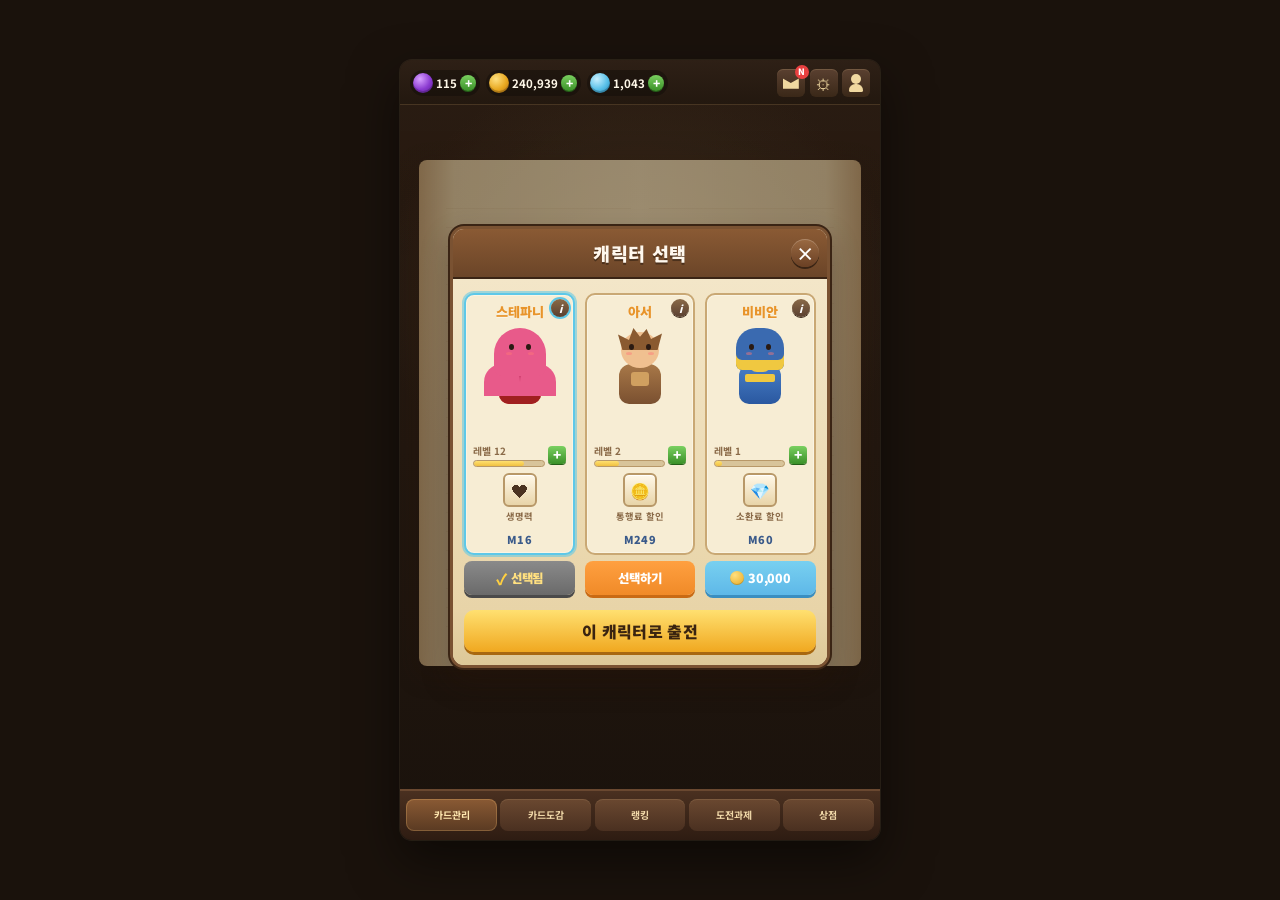
<file: character.html>
<!DOCTYPE html>
<html lang="ko">
<head>
  <meta charset="UTF-8" />
  <meta name="viewport" content="width=device-width, initial-scale=1.0" />
  <title>캐릭터 선택</title>
  <link rel="stylesheet" href="character.css" />
  <link rel="preconnect" href="https://fonts.googleapis.com" />
  <link rel="preconnect" href="https://fonts.gstatic.com" crossorigin />
  <link href="https://fonts.googleapis.com/css2?family=Noto+Sans+KR:wght@500;700;900&display=swap" rel="stylesheet" />
</head>
<body>
  <div class="screen">
    <header class="top-bar">
      <div class="currencies">
        <div class="currency">
          <span class="currency-icon gem"></span>
          <span class="currency-value" id="gems">115</span>
          <button class="plus-btn" type="button" aria-label="보석 충전">+</button>
        </div>
        <div class="currency">
          <span class="currency-icon gold"></span>
          <span class="currency-value" id="gold">240,939</span>
          <button class="plus-btn" type="button" aria-label="골드 충전">+</button>
        </div>
        <div class="currency">
          <span class="currency-icon crystal"></span>
          <span class="currency-value" id="crystals">1,043</span>
          <button class="plus-btn" type="button" aria-label="크리스탈 충전">+</button>
        </div>
      </div>
      <div class="top-actions">
        <button class="icon-btn mail" type="button" aria-label="메일">
          <span class="badge">N</span>
        </button>
        <button class="icon-btn settings" type="button" aria-label="설정"></button>
        <button class="icon-btn profile" type="button" aria-label="프로필"></button>
      </div>
    </header>

    <main class="stage">
      <div class="book-bg" aria-hidden="true"></div>

      <section class="modal" role="dialog" aria-labelledby="modal-title">
        <header class="modal-header">
          <h1 id="modal-title">캐릭터 선택</h1>
          <button class="close-btn" type="button" aria-label="닫기">×</button>
        </header>

        <div class="card-row" id="card-row">
          <!-- cards injected by JS -->
        </div>

        <div class="modal-footer">
          <button id="play-btn" class="play-btn" type="button">이 캐릭터로 출전</button>
        </div>
      </section>
    </main>

    <nav class="bottom-nav">
      <button class="nav-item active" type="button">카드관리</button>
      <button class="nav-item" type="button">카드도감</button>
      <button class="nav-item" type="button">랭킹</button>
      <button class="nav-item" type="button">도전과제</button>
      <button class="nav-item" type="button">상점</button>
    </nav>
  </div>

  <div class="toast hidden" id="toast"></div>

  <script src="characters-data.js"></script>
  <script src="character.js"></script>
</body>
</html>
</file>
<file: character.css>
:root {
  --brown-deep: #5a3a22;
  --brown-mid: #7a5232;
  --brown-header: #6b4528;
  --cream: #f3e6c8;
  --cream-dark: #e8d4a8;
  --card-bg: #f7edd4;
  --card-border: #c9a874;
  --name: #e8942a;
  --orange-btn: #f08a28;
  --orange-btn-dark: #c96a14;
  --blue-btn: #5eb8e8;
  --blue-btn-dark: #3a8ec0;
  --grey-btn: #6a6a6a;
  --grey-btn-dark: #4a4a4a;
  --bar-track: #d8c49a;
  --bar-fill: #f0c040;
  --text: #4a3220;
  --muted: #8a6a48;
  --shadow: rgba(40, 20, 8, 0.35);
}

* {
  box-sizing: border-box;
  margin: 0;
  padding: 0;
}

button {
  font-family: inherit;
  border: none;
  cursor: pointer;
}

body {
  min-height: 100vh;
  font-family: "Noto Sans KR", sans-serif;
  color: var(--text);
  background: #1a120c;
  display: grid;
  place-items: center;
}

.screen {
  width: min(100vw, 420px);
  height: min(100vh, 780px);
  display: flex;
  flex-direction: column;
  position: relative;
  overflow: hidden;
  background:
    radial-gradient(ellipse 90% 50% at 50% 30%, #3a2a1a 0%, transparent 60%),
    linear-gradient(180deg, #2a1c12 0%, #1a120c 100%);
  box-shadow: 0 0 0 1px rgba(255, 220, 160, 0.08), 0 20px 50px rgba(0, 0, 0, 0.5);
}

/* Top currency bar */
.top-bar {
  display: flex;
  align-items: center;
  justify-content: space-between;
  gap: 0.4rem;
  padding: 0.55rem 0.6rem 0.45rem;
  background: linear-gradient(180deg, #2e2016, #23180f);
  border-bottom: 1px solid rgba(255, 200, 120, 0.12);
  z-index: 3;
}

.currencies {
  display: flex;
  gap: 0.35rem;
  flex: 1;
  min-width: 0;
}

.currency {
  display: flex;
  align-items: center;
  gap: 0.2rem;
  background: rgba(0, 0, 0, 0.28);
  border-radius: 999px;
  padding: 0.18rem 0.25rem 0.18rem 0.2rem;
  min-width: 0;
}

.currency-icon {
  width: 20px;
  height: 20px;
  border-radius: 50%;
  flex-shrink: 0;
  box-shadow: inset 0 -2px 0 rgba(0, 0, 0, 0.2);
}

.currency-icon.gem {
  background: radial-gradient(circle at 35% 30%, #d8a0ff, #8a3ad0 55%, #5a1a90);
}

.currency-icon.gold {
  background: radial-gradient(circle at 35% 30%, #ffe080, #e8a820 55%, #b06a10);
}

.currency-icon.crystal {
  background: radial-gradient(circle at 35% 30%, #c8f0ff, #58c0e8 55%, #2080b0);
}

.currency-value {
  font-size: 0.72rem;
  font-weight: 700;
  color: #fff8e8;
  white-space: nowrap;
  overflow: hidden;
  text-overflow: ellipsis;
}

.plus-btn {
  width: 16px;
  height: 16px;
  border-radius: 50%;
  background: linear-gradient(180deg, #7ad060, #3a9028);
  color: #fff;
  font-size: 0.75rem;
  font-weight: 900;
  line-height: 1;
  display: grid;
  place-items: center;
  box-shadow: 0 1px 0 #246018;
  flex-shrink: 0;
}

.top-actions {
  display: flex;
  gap: 0.3rem;
}

.icon-btn {
  width: 28px;
  height: 28px;
  border-radius: 6px;
  background: linear-gradient(180deg, #5a4030, #3a2818);
  position: relative;
  box-shadow: inset 0 1px 0 rgba(255, 220, 160, 0.15);
}

.icon-btn.mail::before {
  content: "";
  position: absolute;
  inset: 7px 6px 8px;
  background: #f0d8a0;
  clip-path: polygon(0 20%, 50% 55%, 100% 20%, 100% 100%, 0 100%);
}

.icon-btn.settings::before {
  content: "⚙";
  color: #f0d8a0;
  font-size: 0.95rem;
  line-height: 28px;
}

.icon-btn.profile::before {
  content: "";
  position: absolute;
  width: 10px;
  height: 10px;
  border-radius: 50%;
  background: #f0d8a0;
  top: 5px;
  left: 9px;
}

.icon-btn.profile::after {
  content: "";
  position: absolute;
  width: 14px;
  height: 8px;
  border-radius: 8px 8px 2px 2px;
  background: #f0d8a0;
  bottom: 5px;
  left: 7px;
}

.badge {
  position: absolute;
  top: -4px;
  right: -4px;
  width: 14px;
  height: 14px;
  border-radius: 50%;
  background: #e84040;
  color: #fff;
  font-size: 0.55rem;
  font-weight: 900;
  display: grid;
  place-items: center;
}

/* Stage */
.stage {
  flex: 1;
  position: relative;
  display: grid;
  place-items: center;
  padding: 0.75rem;
  overflow: hidden;
}

.book-bg {
  position: absolute;
  inset: 8% 4% 18%;
  background:
    linear-gradient(90deg, #c9a878 0%, #e8d4a8 8%, #f0e0b8 50%, #e8d4a8 92%, #c9a878 100%);
  border-radius: 8px;
  box-shadow: 0 8px 24px var(--shadow);
  opacity: 0.55;
}

.book-bg::before,
.book-bg::after {
  content: "";
  position: absolute;
  top: 6%;
  bottom: 6%;
  width: 42%;
  background: repeating-linear-gradient(
    180deg,
    transparent,
    transparent 18px,
    rgba(140, 100, 50, 0.08) 18px,
    rgba(140, 100, 50, 0.08) 19px
  );
}

.book-bg::before {
  left: 6%;
}

.book-bg::after {
  right: 6%;
}

/* Modal */
.modal {
  position: relative;
  z-index: 2;
  width: 100%;
  max-width: 380px;
  background: var(--cream);
  border: 3px solid var(--brown-mid);
  border-radius: 14px;
  box-shadow:
    0 0 0 2px #3a2414,
    0 14px 28px var(--shadow);
  overflow: hidden;
  animation: modal-in 0.35s ease both;
}

@keyframes modal-in {
  from {
    opacity: 0;
    transform: translateY(16px) scale(0.97);
  }
  to {
    opacity: 1;
    transform: translateY(0) scale(1);
  }
}

.modal-header {
  position: relative;
  background: linear-gradient(180deg, #8a5a34, var(--brown-header));
  padding: 0.7rem 2.5rem;
  text-align: center;
  border-bottom: 2px solid #3a2414;
}

.modal-header h1 {
  color: #fff8ee;
  font-size: 1.15rem;
  font-weight: 900;
  letter-spacing: 0.04em;
  text-shadow: 0 2px 0 rgba(0, 0, 0, 0.35);
}

.close-btn {
  position: absolute;
  right: 8px;
  top: 50%;
  transform: translateY(-50%);
  width: 28px;
  height: 28px;
  border-radius: 50%;
  background: linear-gradient(180deg, #9a6a42, #6a4024);
  color: #fff;
  font-size: 1.15rem;
  font-weight: 700;
  line-height: 1;
  box-shadow: 0 2px 0 #3a2414, inset 0 1px 0 rgba(255, 255, 255, 0.2);
}

.close-btn:hover {
  filter: brightness(1.08);
}

.card-row {
  display: grid;
  grid-template-columns: repeat(3, 1fr);
  gap: 0.45rem;
  padding: 0.7rem 0.55rem 0.4rem;
  background: linear-gradient(180deg, var(--cream), var(--cream-dark));
}

.modal-footer {
  padding: 0 0.7rem 0.85rem;
  background: linear-gradient(180deg, var(--cream-dark), #ddc898);
}

.play-btn {
  width: 100%;
  min-height: 42px;
  border-radius: 10px;
  font-size: 1rem;
  font-weight: 900;
  color: #3a2410;
  background: linear-gradient(180deg, #ffe070, #f0a820);
  box-shadow: 0 3px 0 #a86810;
  letter-spacing: 0.02em;
}

.play-btn:hover {
  filter: brightness(1.05);
}

.play-btn:active {
  transform: translateY(2px);
  box-shadow: 0 1px 0 #a86810;
}

/* Character card */
.char-card {
  display: flex;
  flex-direction: column;
  align-items: stretch;
  gap: 0.35rem;
  min-width: 0;
}

.char-frame {
  position: relative;
  background: var(--card-bg);
  border: 2px solid var(--card-border);
  border-radius: 10px;
  padding: 0.45rem 0.3rem 0.4rem;
  box-shadow: inset 0 0 0 1px rgba(255, 255, 255, 0.35);
  display: flex;
  flex-direction: column;
  align-items: center;
  gap: 0.3rem;
  transition: transform 0.15s ease, box-shadow 0.15s ease;
}

.char-card.selected .char-frame {
  border-color: #5ec8e8;
  box-shadow:
    0 0 0 2px rgba(94, 200, 232, 0.55),
    inset 0 0 0 1px rgba(255, 255, 255, 0.35);
}

.char-card.owned:not(.selected) .char-frame:hover,
.char-card.locked .char-frame:hover {
  transform: translateY(-2px);
}

.char-name {
  font-size: 0.82rem;
  font-weight: 900;
  color: var(--name);
  text-align: center;
  text-shadow: 0 1px 0 rgba(255, 255, 255, 0.5);
}

.info-btn {
  position: absolute;
  top: 4px;
  right: 4px;
  width: 18px;
  height: 18px;
  border-radius: 50%;
  background: linear-gradient(180deg, #8a6a48, #5a4030);
  color: #fff;
  font-size: 0.65rem;
  font-weight: 900;
  font-style: italic;
  display: grid;
  place-items: center;
  box-shadow: 0 1px 0 #3a2818;
  z-index: 1;
}

.char-card.selected .info-btn {
  box-shadow: 0 0 0 2px #5ec8e8, 0 1px 0 #3a2818;
}

.portrait {
  width: 100%;
  aspect-ratio: 1 / 1.15;
  max-height: 130px;
  display: grid;
  place-items: center;
  position: relative;
}

.avatar {
  width: 78px;
  height: 96px;
  position: relative;
  animation: idle 2.4s ease-in-out infinite;
}

.char-card:nth-child(2) .avatar {
  animation-delay: 0.3s;
}

.char-card:nth-child(3) .avatar {
  animation-delay: 0.6s;
}

@keyframes idle {
  0%,
  100% {
    transform: translateY(0);
  }
  50% {
    transform: translateY(-3px);
  }
}

/* CSS chibi bodies */
.avatar .head {
  position: absolute;
  left: 50%;
  top: 4px;
  width: 38px;
  height: 36px;
  margin-left: -19px;
  border-radius: 50%;
  z-index: 2;
}

.avatar .hair {
  position: absolute;
  left: 50%;
  top: 0;
  z-index: 3;
  pointer-events: none;
}

.avatar .body {
  position: absolute;
  left: 50%;
  top: 36px;
  width: 42px;
  height: 40px;
  margin-left: -21px;
  border-radius: 12px 12px 10px 10px;
  z-index: 1;
}

.avatar .eyes {
  position: absolute;
  left: 50%;
  top: 16px;
  width: 22px;
  margin-left: -11px;
  display: flex;
  justify-content: space-between;
  z-index: 4;
}

.avatar .eyes span {
  width: 5px;
  height: 6px;
  border-radius: 50%;
  background: #2a1a12;
}

.avatar .blush {
  position: absolute;
  left: 50%;
  top: 24px;
  width: 28px;
  margin-left: -14px;
  display: flex;
  justify-content: space-between;
  z-index: 4;
}

.avatar .blush span {
  width: 6px;
  height: 3px;
  border-radius: 50%;
  background: rgba(255, 120, 120, 0.45);
}

/* Stephanie */
.avatar.stephanie .head {
  background: #f5c8a8;
}

.avatar.stephanie .hair {
  width: 52px;
  height: 48px;
  margin-left: -26px;
  background: #e85a8a;
  border-radius: 28px 28px 8px 8px;
  box-shadow:
    -18px 28px 0 -8px #e85a8a,
    18px 28px 0 -8px #e85a8a,
    0 8px 0 #d04070;
}

.avatar.stephanie .body {
  background: linear-gradient(180deg, #e84848, #c02828);
  box-shadow: inset 0 -8px 0 #a02020;
}

.avatar.stephanie .body::after {
  content: "";
  position: absolute;
  left: 50%;
  top: -2px;
  width: 16px;
  height: 10px;
  margin-left: -8px;
  background: #f5c8a8;
  border-radius: 0 0 6px 6px;
}

/* Arthur */
.avatar.arthur .head {
  background: #f0c090;
}

.avatar.arthur .hair {
  width: 44px;
  height: 22px;
  margin-left: -22px;
  background: #8a5a30;
  clip-path: polygon(10% 100%, 0 30%, 25% 55%, 35% 0, 50% 40%, 65% 5%, 75% 50%, 100% 25%, 90% 100%);
}

.avatar.arthur .body {
  background: linear-gradient(180deg, #a87848, #7a5030);
}

.avatar.arthur .body::before {
  content: "";
  position: absolute;
  left: 50%;
  top: 8px;
  width: 18px;
  height: 14px;
  margin-left: -9px;
  background: #d0a060;
  border-radius: 3px;
}

/* Vivian */
.avatar.vivian .head {
  background: #f0c8a0;
}

.avatar.vivian .hair {
  width: 48px;
  height: 42px;
  margin-left: -24px;
  background: #3a6ab0;
  border-radius: 20px 20px 6px 6px;
  box-shadow: inset 0 -10px 0 #f0c840;
}

.avatar.vivian .hair::after {
  content: "";
  position: absolute;
  left: 50%;
  bottom: -2px;
  width: 22px;
  height: 10px;
  margin-left: -11px;
  background: #f0c840;
  border-radius: 0 0 8px 8px;
}

.avatar.vivian .body {
  background: linear-gradient(180deg, #4a80c8, #2a58a0);
}

.avatar.vivian .body::before {
  content: "";
  position: absolute;
  left: 6px;
  right: 6px;
  top: 10px;
  height: 8px;
  background: #f0c840;
  border-radius: 2px;
}

/* Level */
.level-row {
  width: 100%;
  display: grid;
  grid-template-columns: 1fr auto;
  align-items: center;
  gap: 0.2rem;
  padding: 0 0.15rem;
}

.level-meta {
  min-width: 0;
}

.level-label {
  display: block;
  font-size: 0.62rem;
  font-weight: 700;
  color: var(--muted);
  margin-bottom: 2px;
}

.level-bar {
  height: 7px;
  background: var(--bar-track);
  border-radius: 999px;
  overflow: hidden;
  border: 1px solid #b89868;
}

.level-fill {
  height: 100%;
  background: linear-gradient(180deg, #ffe070, var(--bar-fill));
  border-radius: inherit;
}

.level-plus {
  width: 18px;
  height: 18px;
  border-radius: 4px;
  background: linear-gradient(180deg, #7ad060, #3a9028);
  color: #fff;
  font-size: 0.85rem;
  font-weight: 900;
  line-height: 1;
  display: grid;
  place-items: center;
  box-shadow: 0 1px 0 #246018;
}

/* Skill */
.skill {
  display: flex;
  flex-direction: column;
  align-items: center;
  gap: 0.15rem;
  margin-top: 0.1rem;
}

.skill-icon {
  width: 34px;
  height: 34px;
  border-radius: 6px;
  border: 2px solid #b89868;
  background: linear-gradient(180deg, #fff8e8, #e8d4a8);
  display: grid;
  place-items: center;
  font-size: 1rem;
  box-shadow: inset 0 1px 0 #fff;
}

.skill-label {
  font-size: 0.58rem;
  font-weight: 700;
  color: var(--muted);
  white-space: nowrap;
}

.weapon-tag {
  margin-top: 0.15rem;
  font-size: 0.68rem;
  font-weight: 900;
  color: #3a5a8a;
  letter-spacing: 0.04em;
}

/* Action buttons */
.action-btn {
  width: 100%;
  min-height: 34px;
  border-radius: 8px;
  font-size: 0.78rem;
  font-weight: 900;
  color: #fff;
  display: inline-flex;
  align-items: center;
  justify-content: center;
  gap: 0.25rem;
  letter-spacing: -0.02em;
  transition: transform 0.1s ease, filter 0.1s ease;
}

.action-btn:active {
  transform: translateY(1px);
}

.action-btn.selected {
  background: linear-gradient(180deg, #8a8a8a, var(--grey-btn));
  box-shadow: 0 3px 0 var(--grey-btn-dark);
  color: #ffe080;
}

.action-btn.select {
  background: linear-gradient(180deg, #ffa040, var(--orange-btn));
  box-shadow: 0 3px 0 var(--orange-btn-dark);
}

.action-btn.buy {
  background: linear-gradient(180deg, #78d0f0, var(--blue-btn));
  box-shadow: 0 3px 0 var(--blue-btn-dark);
}

.action-btn .check {
  color: #ffd040;
  font-size: 0.95rem;
}

.action-btn .coin {
  width: 14px;
  height: 14px;
  border-radius: 50%;
  background: radial-gradient(circle at 35% 30%, #ffe080, #e8a820);
  display: inline-block;
  box-shadow: inset 0 -1px 0 rgba(0, 0, 0, 0.2);
}

.action-btn:disabled {
  cursor: default;
  filter: none;
}

/* Bottom nav */
.bottom-nav {
  display: grid;
  grid-template-columns: repeat(5, 1fr);
  gap: 0.2rem;
  padding: 0.45rem 0.4rem 0.55rem;
  background: linear-gradient(180deg, #4a3020, #2e1c12);
  border-top: 2px solid #6a4830;
  z-index: 3;
}

.nav-item {
  background: linear-gradient(180deg, #6a4830, #4a3020);
  color: #f0d8a8;
  font-size: 0.62rem;
  font-weight: 700;
  padding: 0.55rem 0.15rem;
  border-radius: 8px;
  box-shadow: inset 0 1px 0 rgba(255, 220, 160, 0.12);
}

.nav-item.active {
  background: linear-gradient(180deg, #8a5a34, #5a3a22);
  color: #ffe8b0;
  box-shadow: inset 0 0 0 1px rgba(255, 200, 120, 0.25);
}

/* Toast */
.toast {
  position: fixed;
  left: 50%;
  bottom: 12%;
  transform: translateX(-50%);
  background: rgba(30, 18, 10, 0.92);
  color: #fff4dc;
  padding: 0.65rem 1.1rem;
  border-radius: 10px;
  border: 1px solid rgba(240, 180, 80, 0.35);
  font-size: 0.85rem;
  font-weight: 700;
  z-index: 20;
  animation: toast-in 0.25s ease both;
}

.toast.hidden {
  display: none;
}

@keyframes toast-in {
  from {
    opacity: 0;
    transform: translate(-50%, 8px);
  }
  to {
    opacity: 1;
    transform: translate(-50%, 0);
  }
}

@media (min-width: 520px) {
  .screen {
    width: min(100vw, 480px);
    border-radius: 12px;
  }

  .card-row {
    gap: 0.6rem;
    padding: 0.85rem 0.7rem 0.95rem;
  }

  .avatar {
    width: 88px;
    height: 108px;
  }
}
</file>
